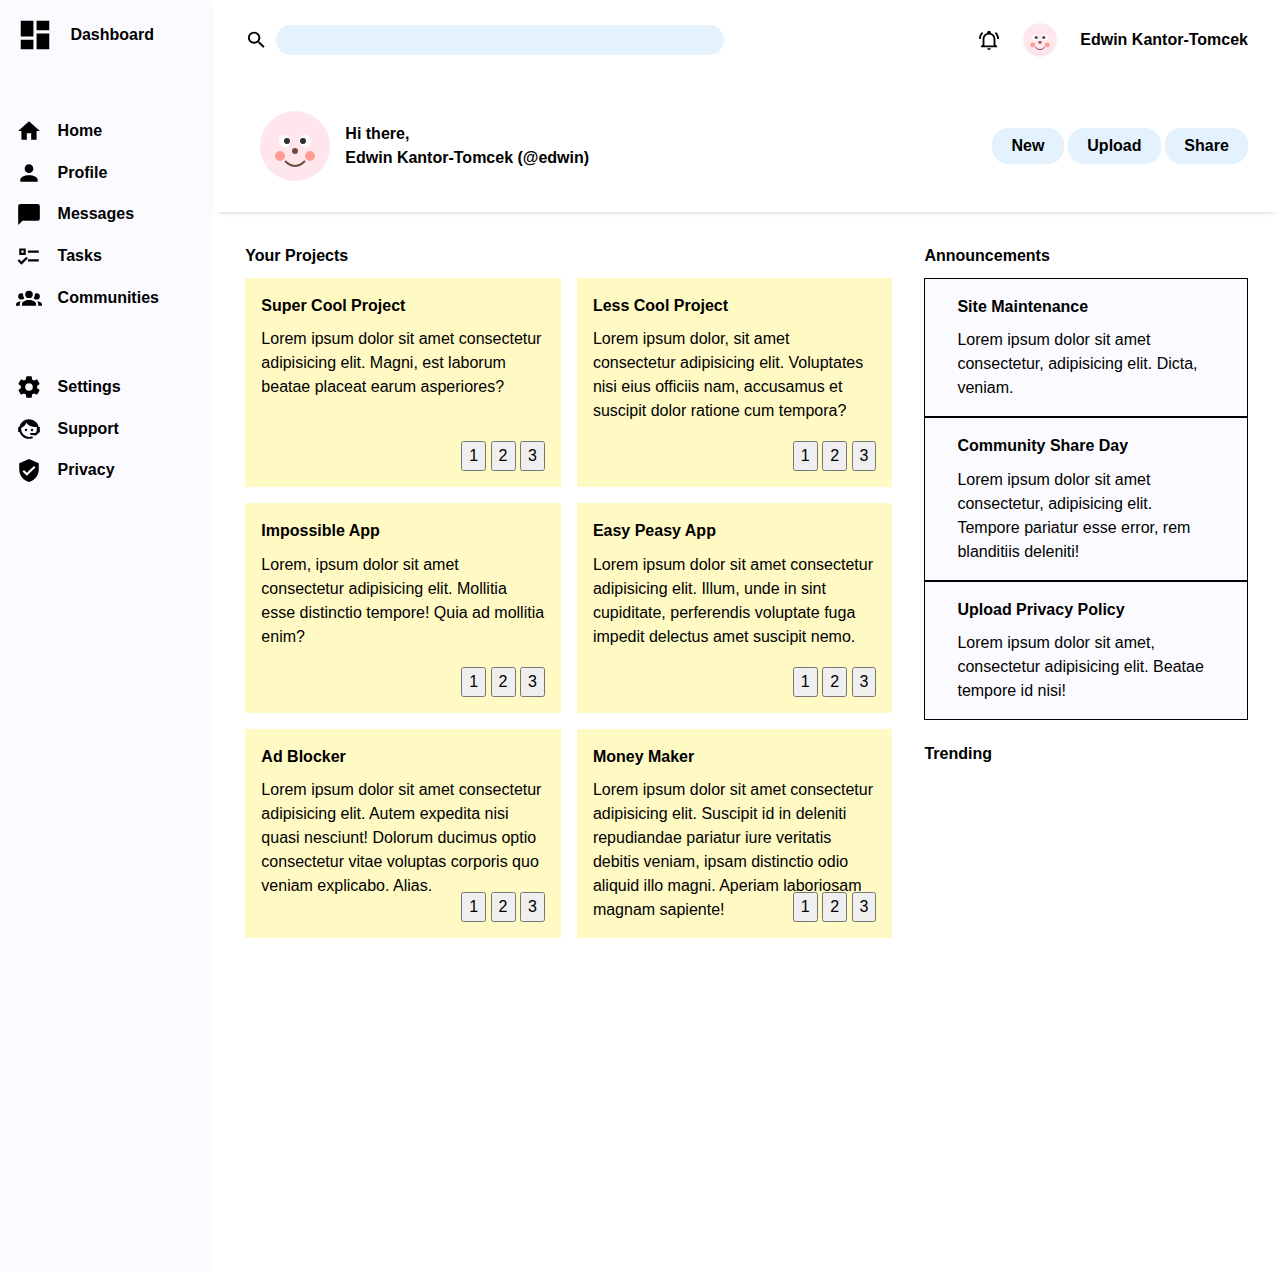
<file: index.html>
<!DOCTYPE html>
<html lang="en">
  <head>
    <meta charset="UTF-8" />
    <meta name="viewport" content="width=device-width, initial-scale=1.0" />
    <title>Admin Dashboard</title>
    <link rel="stylesheet" href="style.css" />
  </head>
  <body>
    <div class="page-grid">
      <div class="sidebar">
        <div class="title">
          <img src="icons/sidebar/dashboard.svg" alt="logo" class="logo" />
          <p>Dashboard</p>
        </div>
        <div class="nav-primary">
          <ul class="nav-list">
            <li>
              <img src="icons/sidebar/home.svg" alt="logo" />
              <p>Home</p>
            </li>
            <li>
              <img src="icons/sidebar/profile.svg" alt="logo" />
              <p>Profile</p>
            </li>
            <li>
              <img src="icons/sidebar/message.svg" alt="logo" />
              <p>Messages</p>
            </li>
            <li>
              <img src="icons/sidebar/tasks.svg" alt="logo" />
              <p>Tasks</p>
            </li>
            <li>
              <img src="icons/sidebar/communities.svg" alt="logo" />
              <p>Communities</p>
            </li>
          </ul>
        </div>

        <div class="nav-secondary">
          <ul class="nav-list">
            <li>
              <img src="icons/sidebar/settings.svg" alt="logo" />
              <p>Settings</p>
            </li>
            <li>
              <img src="icons/sidebar/support.svg" alt="logo" />
              <p>Support</p>
            </li>
            <li>
              <img src="icons/sidebar/privacy.svg" alt="logo" />
              <p>Privacy</p>
            </li>
          </ul>
        </div>
      </div>
      <div class="header">
        <main>
          <div class="search-bar">
            <img src="icons/header/search.svg" alt="" />
            <input type="text" />
          </div>
          <div class="profile-info">
            <img
              src="icons/header/bell-ring-outline.svg"
              alt=""
              class="notifications"
            />
            <div class="profile">
              <img src="icons/profile.svg" alt="" />
              <p>Edwin Kantor-Tomcek</p>
            </div>
          </div>
        </main>
        <div class="controls">
          <div class="greeting">
            <img src="icons/profile.svg" alt="" />
            <div class="text">
              <p>Hi there,</p>
              <p>Edwin Kantor-Tomcek (@edwin)</p>
            </div>
          </div>
          <div class="buttons">
            <button>New</button>
            <button>Upload</button>
            <button>Share</button>
          </div>
        </div>
      </div>
      <div class="main-content">
        <div class="your-projects">
          <p class="title">Your Projects</p>
          <div class="projects-grid">
            <div class="project">
              <div class="content">
                <p class="title">Super Cool Project</p>
                <p class="description">
                  Lorem ipsum dolor sit amet consectetur adipisicing elit.
                  Magni, est laborum beatae placeat earum asperiores?
                </p>
              </div>
              <div class="buttons">
                <button>1</button>
                <button>2</button>
                <button>3</button>
              </div>
            </div>
            <div class="project">
              <div class="content">
                <p class="title">Less Cool Project</p>
                <p class="description">
                  Lorem ipsum dolor, sit amet consectetur adipisicing elit.
                  Voluptates nisi eius officiis nam, accusamus et suscipit dolor
                  ratione cum tempora?
                </p>
              </div>
              <div class="buttons">
                <button>1</button>
                <button>2</button>
                <button>3</button>
              </div>
            </div>
            <div class="project">
              <div class="content">
                <p class="title">Impossible App</p>
                <p class="description">
                  Lorem, ipsum dolor sit amet consectetur adipisicing elit.
                  Mollitia esse distinctio tempore! Quia ad mollitia enim?
                </p>
              </div>
              <div class="buttons">
                <button>1</button>
                <button>2</button>
                <button>3</button>
              </div>
            </div>

            <div class="project">
              <div class="content">
                <p class="title">Easy Peasy App</p>
                <p class="description">
                  Lorem ipsum dolor sit amet consectetur adipisicing elit.
                  Illum, unde in sint cupiditate, perferendis voluptate fuga
                  impedit delectus amet suscipit nemo.
                </p>
              </div>
              <div class="buttons">
                <button>1</button>
                <button>2</button>
                <button>3</button>
              </div>
            </div>

            <div class="project">
              <div class="content">
                <p class="title">Ad Blocker</p>
                <p class="description">
                  Lorem ipsum dolor sit amet consectetur adipisicing elit. Autem
                  expedita nisi quasi nesciunt! Dolorum ducimus optio
                  consectetur vitae voluptas corporis quo veniam explicabo.
                  Alias.
                </p>
              </div>
              <div class="buttons">
                <button>1</button>
                <button>2</button>
                <button>3</button>
              </div>
            </div>

            <div class="project">
              <div class="content">
                <p class="title">Money Maker</p>
                <p class="description">
                  Lorem ipsum dolor sit amet consectetur adipisicing elit.
                  Suscipit id in deleniti repudiandae pariatur iure veritatis
                  debitis veniam, ipsam distinctio odio aliquid illo magni.
                  Aperiam laboriosam magnam sapiente!
                </p>
              </div>
              <div class="buttons">
                <button>1</button>
                <button>2</button>
                <button>3</button>
              </div>
            </div>
          </div>
        </div>
        <aside>
          <div class="announcements">
            <p class="title">Announcements</p>
            <div class="announcements-grid">
              <div class="announcement">
                <p class="title">Site Maintenance</p>
                <p class="description">
                  Lorem ipsum dolor sit amet consectetur, adipisicing elit.
                  Dicta, veniam.
                </p>
              </div>
              <div class="announcement">
                <p class="title">Community Share Day</p>
                <p class="description">
                  Lorem ipsum dolor sit amet consectetur, adipisicing elit.
                  Tempore pariatur esse error, rem blanditiis deleniti!
                </p>
              </div>
              <div class="announcement">
                <p class="title">Upload Privacy Policy</p>
                <p class="description">
                  Lorem ipsum dolor sit amet, consectetur adipisicing elit.
                  Beatae tempore id nisi!
                </p>
              </div>
            </div>
          </div>
          <div class="trending">
            <p class="title">Trending</p>
          </div>
        </aside>
      </div>
    </div>
  </body>
</html>
</file>
<file: style.css>
*,
*::before,
*::after {
  box-sizing: border-box;
}

* {
  margin: 0;
}

* {
  line-height: calc(1em + 0.5rem);
}

body {
  -webkit-font-smoothing: antialiased;
}

img,
picture,
video,
canvas,
svg {
  display: block;
  max-width: 100%;
}
input,
button,
textarea,
select {
  font: inherit;
}

p,
h1,
h2,
h3,
h4,
h5,
h6 {
  overflow-wrap: break-word;
}

ul,
li {
  list-style-position: inside;
  list-style-type: none;
  margin: 0;
  padding: 0;
}

/* css reset end */

@import url("https://fonts.googleapis.com/css2?family=Mulish:ital,wght@0,200..1000;1,200..1000&display=swap");

:root {
  --black: #0d0106;
  --purple: #3626a7;
  --blue: #e3f2fd;
  --pale-yellow: #fff9c4;
  --gray: #fbfbff;
}

body {
  font-family: "Mulish", sans-serif;
}

.page-grid {
  display: grid;
  grid-template-columns: 1fr 5fr;
  grid-template-rows: 1fr 5fr;
}

.sidebar {
  grid-row: 1 / 3;
  display: grid;
  grid-template-rows: repeat(3, max-content);
  gap: 4rem;
  background-color: var(--gray);
  font-weight: bold;
  padding: 1rem;
}

.nav-list {
  display: grid;
  gap: 1rem;
}

.nav-list > li,
.sidebar > .title {
  display: grid;
  grid-template-columns: repeat(2, max-content);
  place-items: center;
  gap: 1rem;
}

.logo {
  width: 2.4rem;
  height: auto;
}

.nav-list > li > img {
  width: 1.6rem;
  height: auto;
}

/* header section start */

.header {
  display: grid;
  grid-template-rows: repeat(2, max-content);
  box-shadow: 0px 4px 6px -6px gray;
}

.header > main,
.header > .controls {
  display: grid;
  grid-template-columns: repeat(2, max-content);
  justify-content: space-between;
  align-items: center;
  padding: 1rem 2rem;
  font-weight: bold;
  gap: 4rem;
}

.header main .search-bar {
  display: grid;
  grid-template-columns: auto auto;
  gap: 0.5rem;
  align-items: center;
}

.header main .search-bar input[type="text"] {
  border-radius: 1rem;
  border: none;
  background-color: var(--blue);
  padding: 0.2rem 0.6rem;
  width: clamp(120px, 35vw, 1000px);
}

.header main .search-bar img,
.header .notifications {
  width: 1.4rem;
  height: auto;
}
.header button {
  background-color: var(--blue);
  border: none;
  border-radius: 1rem;
  padding: 0.4rem 1.2rem;
}

.header .profile-info,
.header .profile {
  display: grid;
  grid-template-columns: auto auto;
  gap: 1rem;
  justify-content: center;
  align-items: center;
}

.header .profile img {
  width: 3rem;
  height: auto;
}

.header .controls .greeting {
  display: grid;
  grid-template-columns: auto auto;
  align-items: center;
}

/* header section end */

/* main content section start */

.main-content {
  display: grid;
  grid-template-columns: 2fr 1fr;
  padding: 2rem;
  gap: 2rem;
}

.main-content .title {
  font-weight: bold;
  margin-bottom: 0.6rem;
}

.project {
  background-color: var(--pale-yellow);
  padding: 1rem;
  position: relative;
  display: grid;
  grid-template-rows: auto auto;
}

.project > .buttons {
  position: absolute;
  bottom: 1rem;
  right: 1rem;
}

.your-projects > .projects-grid {
  display: grid;
  grid-template-columns: repeat(auto-fill, minmax(30ch, 1fr));
  grid-auto-rows: 1fr;
  gap: 1rem;
}

.announcement {
  border: 1px solid;
  padding: 1rem 2rem;
  background-color: var(--gray);
}

.main-content > aside {
  display: grid;
  grid-template-rows: 1fr 1fr;
}

/* main content section end */
</file>
